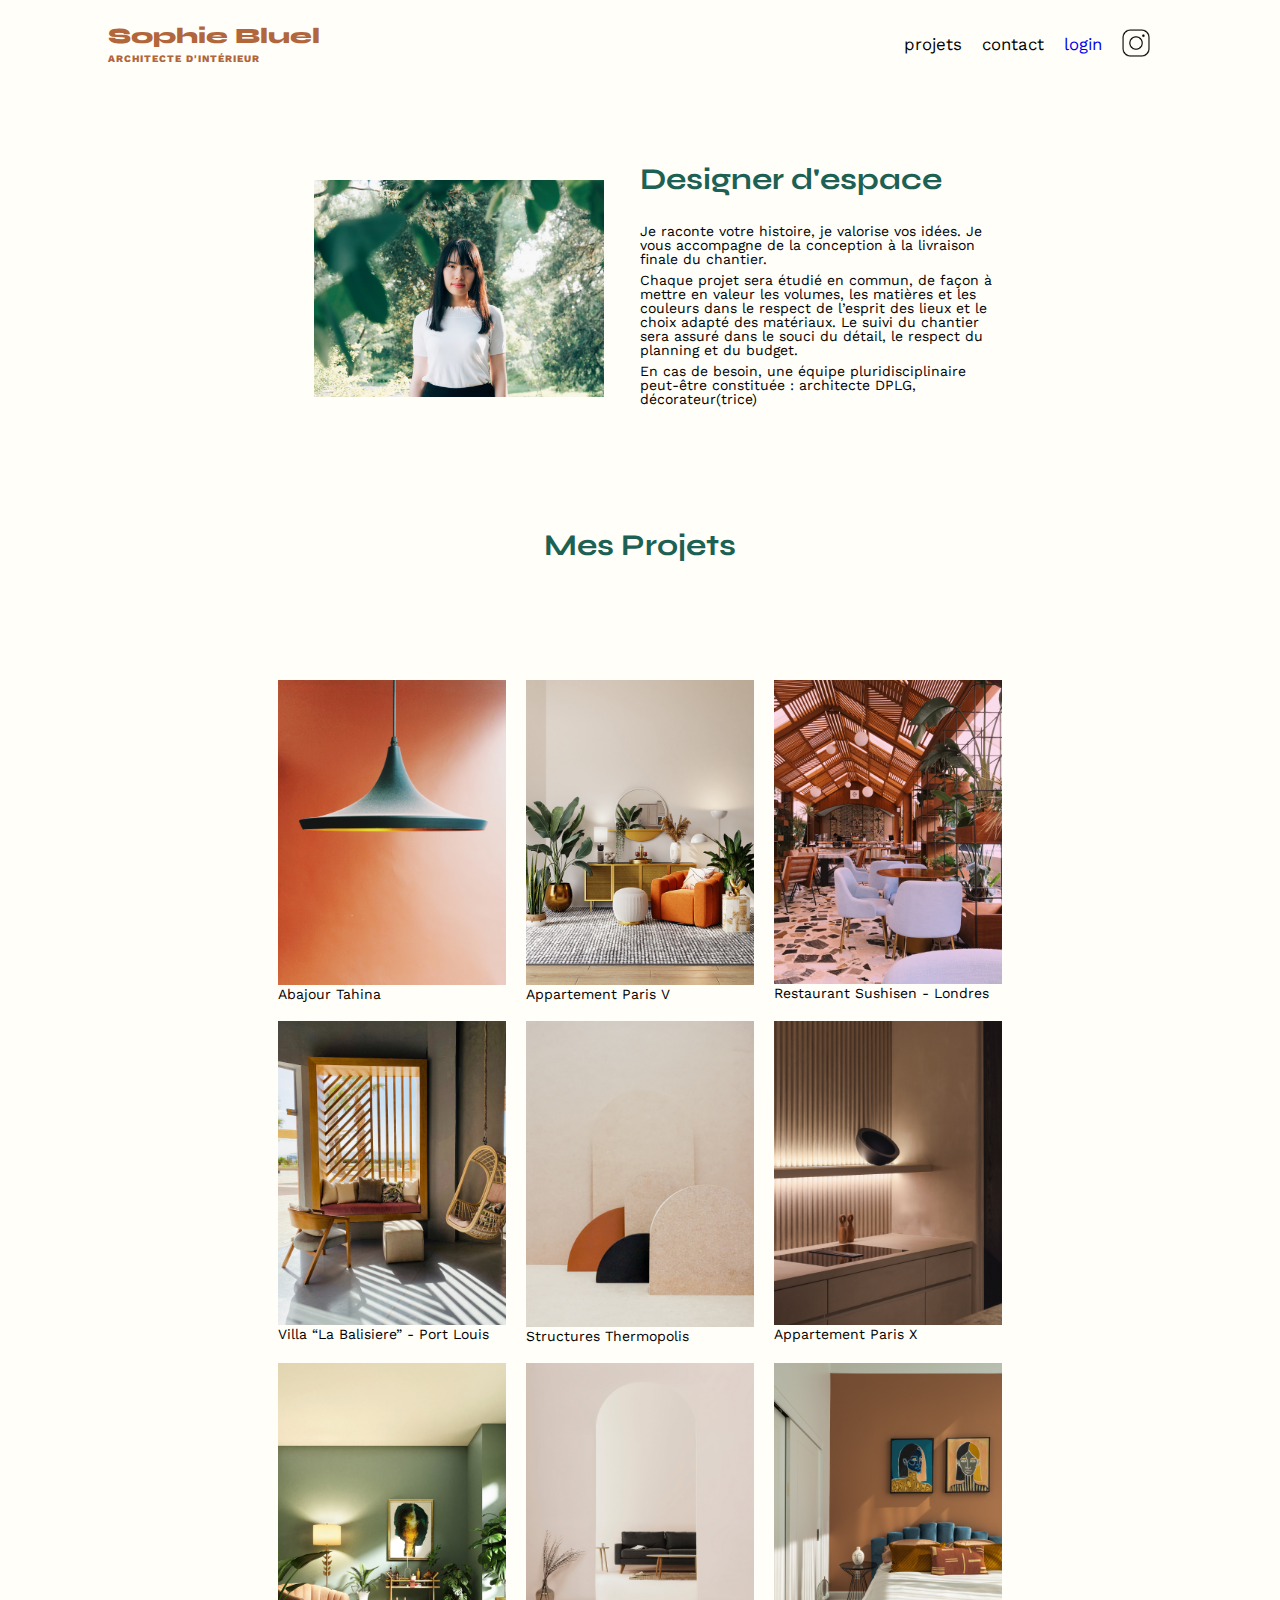
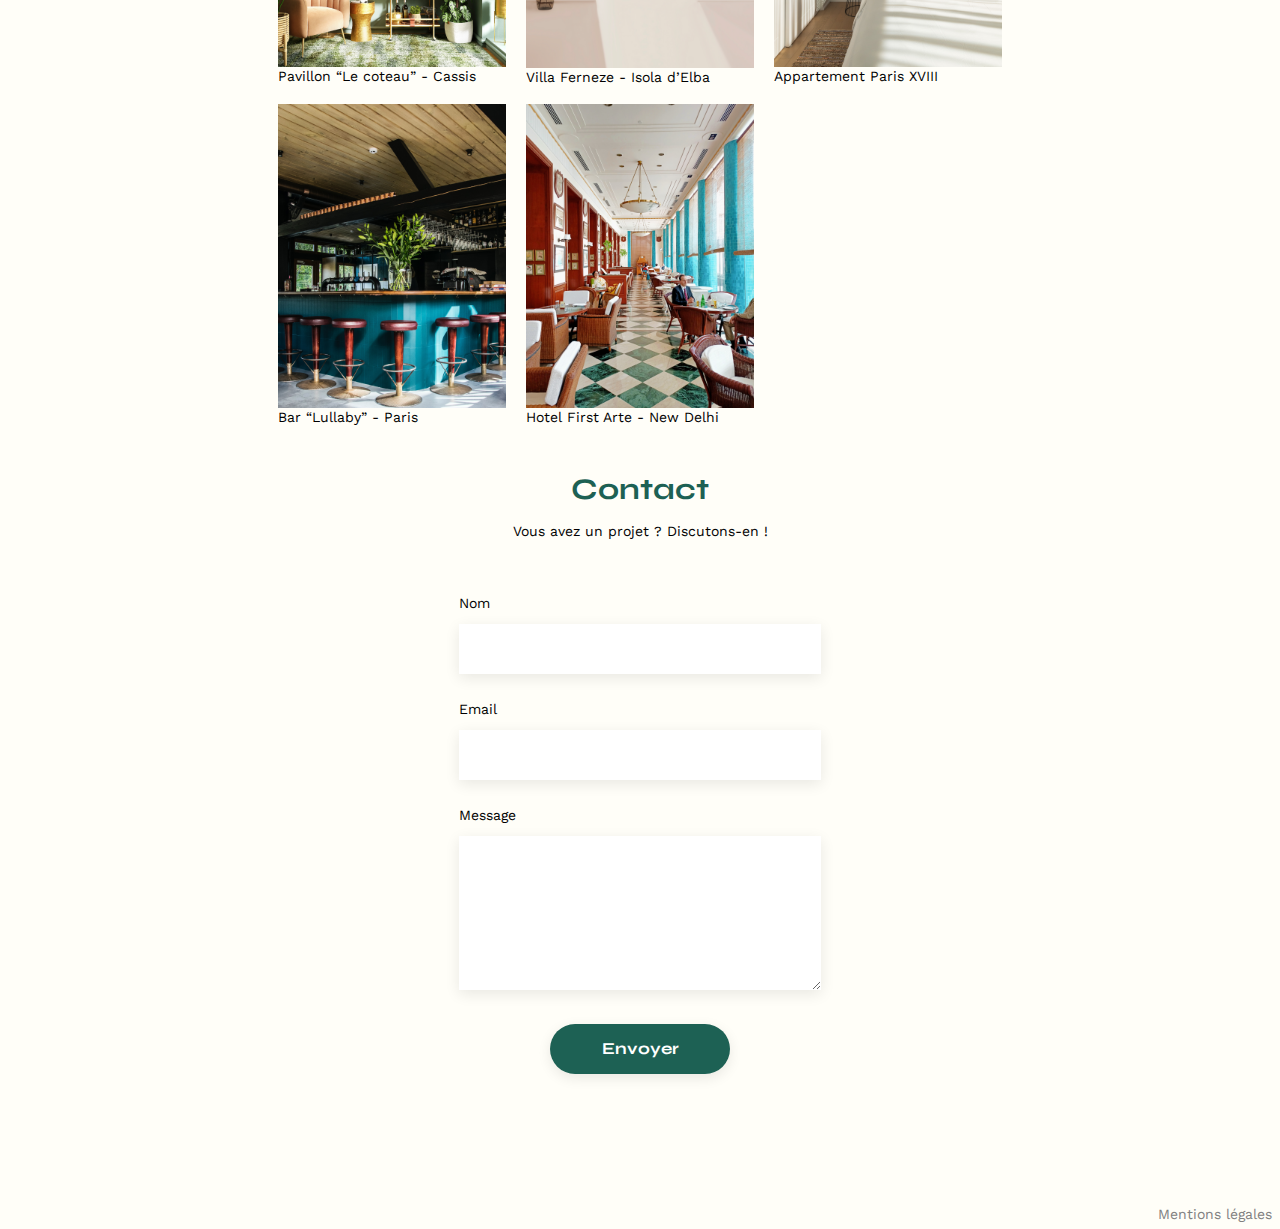
<file: FrontEnd/index.html>
<!DOCTYPE html>
<html lang="fr">
  <head>
    <meta charset="UTF-8" />
    <title>Sophie Bluel - Architecte d'intérieur</title>
    <meta name="viewport" content="width=device-width, initial-scale=1.0" />
    <link rel="preconnect" href="https://fonts.googleapis.com" />
    <link rel="preconnect" href="https://fonts.gstatic.com" crossorigin />
    <link
      href="https://fonts.googleapis.com/css2?family=Syne:wght@700;800&family=Work+Sans&display=swap"
      rel="stylesheet"
    />
    <meta name="description" content="" />
    <link
      rel="stylesheet"
      href="https://cdnjs.cloudflare.com/ajax/libs/font-awesome/6.2.1/css/all.min.css"
      integrity="sha512-MV7K8+y+gLIBoVD59lQIYicR65iaqukzvf/nwasF0nqhPay5w/9lJmVM2hMDcnK1OnMGCdVK+iQrJ7lzPJQd1w=="
      crossorigin="anonymous"
      referrerpolicy="no-referrer"
    />
    <link rel="stylesheet" href="./assets/style.css" />
    <link rel="stylesheet" href="./assets/modale.css" />
    <script type="module" src="./script2.js" defer></script>
    <script src="./modale/modale.js" defer></script>
    <script src="./login/login.js" defer></script>
  </head>

  <body>
    <header class="bandeau-noir">
      <i class="fa-solid fa-pen-to-square" style="color: #fafafa"></i>

      <div class="edition">Mode Edition</div>
    </header>
    <nav>
      <h1>Sophie Bluel <span>Architecte d'intérieur</span></h1>
      <ul>
        <li>projets</li>
        <li>contact</li>
        <li class="lien-login"><a href="./login/login.html">login</a></li>
        <li class="lien-logout"><a href="#">logout</a></li>
        <li><img src="./assets/icons/instagram.png" alt="Instagram" /></li>
      </ul>
    </nav>
    <main>
      <section id="introduction">
        <figure>
          <img src="./assets/images/sophie-bluel.png" alt="" />
        </figure>
        <article>
          <h2>Designer d'espace</h2>
          <p>
            Je raconte votre histoire, je valorise vos idées. Je vous accompagne
            de la conception à la livraison finale du chantier.
          </p>
          <p>
            Chaque projet sera étudié en commun, de façon à mettre en valeur les
            volumes, les matières et les couleurs dans le respect de l’esprit
            des lieux et le choix adapté des matériaux. Le suivi du chantier
            sera assuré dans le souci du détail, le respect du planning et du
            budget.
          </p>
          <p>
            En cas de besoin, une équipe pluridisciplinaire peut-être constituée
            : architecte DPLG, décorateur(trice)
          </p>
        </article>
      </section>
      <section id="portfolio">
        <div class="mes-projets">
          <h2>Mes Projets</h2>
          <div class="modifier">
            <!--event listener sur js-->
            <i class="fa-regular fa-pen-to-square"></i>
            <p class="p-modifier">modifier</p>
          </div>
        </div>
        <div class="menu-categories"></div>
        <div class="gallery">
          <figure>
            <img src="assets/images/abajour-tahina.png" alt="Abajour Tahina" />
            <figcaption>Abajour Tahina</figcaption>
          </figure>

          <figure>
            <img
              src="assets/images/appartement-paris-v.png"
              alt="Appartement Paris V"
            />
            <figcaption>Appartement Paris V</figcaption>
          </figure>
          <figure>
            <img
              src="assets/images/restaurant-sushisen-londres.png"
              alt="Restaurant Sushisen - Londres"
            />
            <figcaption>Restaurant Sushisen - Londres</figcaption>
          </figure>
          <figure>
            <img
              src="assets/images/la-balisiere.png"
              alt="Villa “La Balisiere” - Port Louis"
            />
            <figcaption>Villa “La Balisiere” - Port Louis</figcaption>
          </figure>
          <figure>
            <img
              src="assets/images/structures-thermopolis.png"
              alt="Structures Thermopolis"
            />
            <figcaption>Structures Thermopolis</figcaption>
          </figure>
          <figure>
            <img
              src="assets/images/appartement-paris-x.png"
              alt="Appartement Paris X"
            />
            <figcaption>Appartement Paris X</figcaption>
          </figure>
          <figure>
            <img
              src="assets/images/le-coteau-cassis.png"
              alt="Pavillon “Le coteau” - Cassis"
            />
            <figcaption>Pavillon “Le coteau” - Cassis</figcaption>
          </figure>
          <figure>
            <img
              src="assets/images/villa-ferneze.png"
              alt="Villa Ferneze - Isola d’Elba"
            />
            <figcaption>Villa Ferneze - Isola d’Elba</figcaption>
          </figure>
          <figure>
            <img
              src="assets/images/appartement-paris-xviii.png"
              alt="Appartement Paris XVIII"
            />
            <figcaption>Appartement Paris XVIII</figcaption>
          </figure>
          <figure>
            <img
              src="assets/images/bar-lullaby-paris.png"
              alt="Bar “Lullaby” - Paris"
            />
            <figcaption>Bar “Lullaby” - Paris</figcaption>
          </figure>
          <figure>
            <img
              src="assets/images/hotel-first-arte-new-delhi.png"
              alt="Hotel First Arte - New Delhi"
            />
            <figcaption>Hotel First Arte - New Delhi</figcaption>
          </figure>
        </div>
      </section>
      <section id="contact">
        <h2>Contact</h2>
        <p>Vous avez un projet ? Discutons-en !</p>
        <form action="#" method="post">
          <label for="name">Nom</label>
          <input type="text" name="name" id="name" />
          <label for="email">Email</label>
          <input type="email" name="email" id="email" />
          <label for="message">Message</label>
          <textarea name="message" id="message" cols="30" rows="10"></textarea>
          <input type="submit" value="Envoyer" />
        </form>
      </section>
    </main>
    <footer>
      <a href="" target="_blank" class="footer-content">
        <p class="footer-txt">Mentions légales</p>
      </a>
    </footer>

    <!-- overlay pour obscurcir le fond-->
    <div id="overlay" class="overlay inactive"></div>
    <!-- Modale Galerie photo (modale.html) -->

    <aside
      id="modal1"
      class="modal inactive"
      aria-hidden="true"
      role="dialog"
      aria-labelledby="title-modal1"
    >
      <div class="modal-wrapper js-modal-stop">
        <div class="close-cross cross-modale1">
          <button class="js-modal-close">
            <i class="fa-solid fa-xmark"></i>
          </button>
        </div>
        <!-- ajoute le contenu -->

        <h3 id="title-modal1">Galerie photo</h3>
        <!--recupérer images dans la gallery-->
        <div class="gallery-modale">
          <!-- Les images vont s'afficher ici via javascript -->
        </div>

        <hr />

        <div class="ajout-photo">
          <a href="#modale2" class="js-modal" style="color: white"
            >Ajouter une photo</a
          >
        </div>
      </div>
    </aside>

    <!-- Modale Ajouter photo (modale2.html) -->
    <aside
      id="modale2"
      class="modal inactive"
      aria-hidden=""
      role="dialog"
      aria-labelledby="title-modal2"
    >
      <div class="modal-wrapper js-modal-stop">
        <div class="button-wrapper">
          <div class="arrow">
            <i class="fa-solid fa-arrow-left"></i>
          </div>
          <div class="close-cross cross-modale2">
            <button class="js-modal-close">
              <i class="fa-solid fa-xmark"></i>
            </button>
          </div>
        </div>

        <div class="body-modale2">
          <h3 id="title-modal2">Ajout photo</h3>

          <!-- Section pour l'ajout de fichier -->
          <div class="fond-bleu">
            <label for="fichier" class="rajout-photo">
              <i class="fa-regular fa-image"></i>
              <p class="p-rajout-photo">+ Ajouter photo</p>
            </label>
            <input
              type="file"
              id="fichier"
              accept="image/png, image/jpeg"
              required
              style="display: none"
            />
            <p class="jpg">jpg. png : 4mo max</p>
          </div>

          <!-- Champ de titre -->
          <div class="main-title">Titre</div>
          <input
            class="titre"
            id="titre"
            type="text"
            placeholder="Titre"
            required
          />

          <!-- Menu déroulant pour les catégories -->
          <div class="main-title">Catégorie</div>
          <select class="categorie" name="categorie" required>
            <option value="">Choix de la catégorie</option>
            <!-- Options générées dynamiquement -->
          </select>

          <!-- Ligne de séparation -->
          <hr />

          <!-- Bouton de validation -->
          <div class="validation">
            <button type="button" class="valider">Valider</button>
          </div>
        </div>

        <div class="galerie"></div>
      </div>
    </aside>
  </body>
</html>
</file>
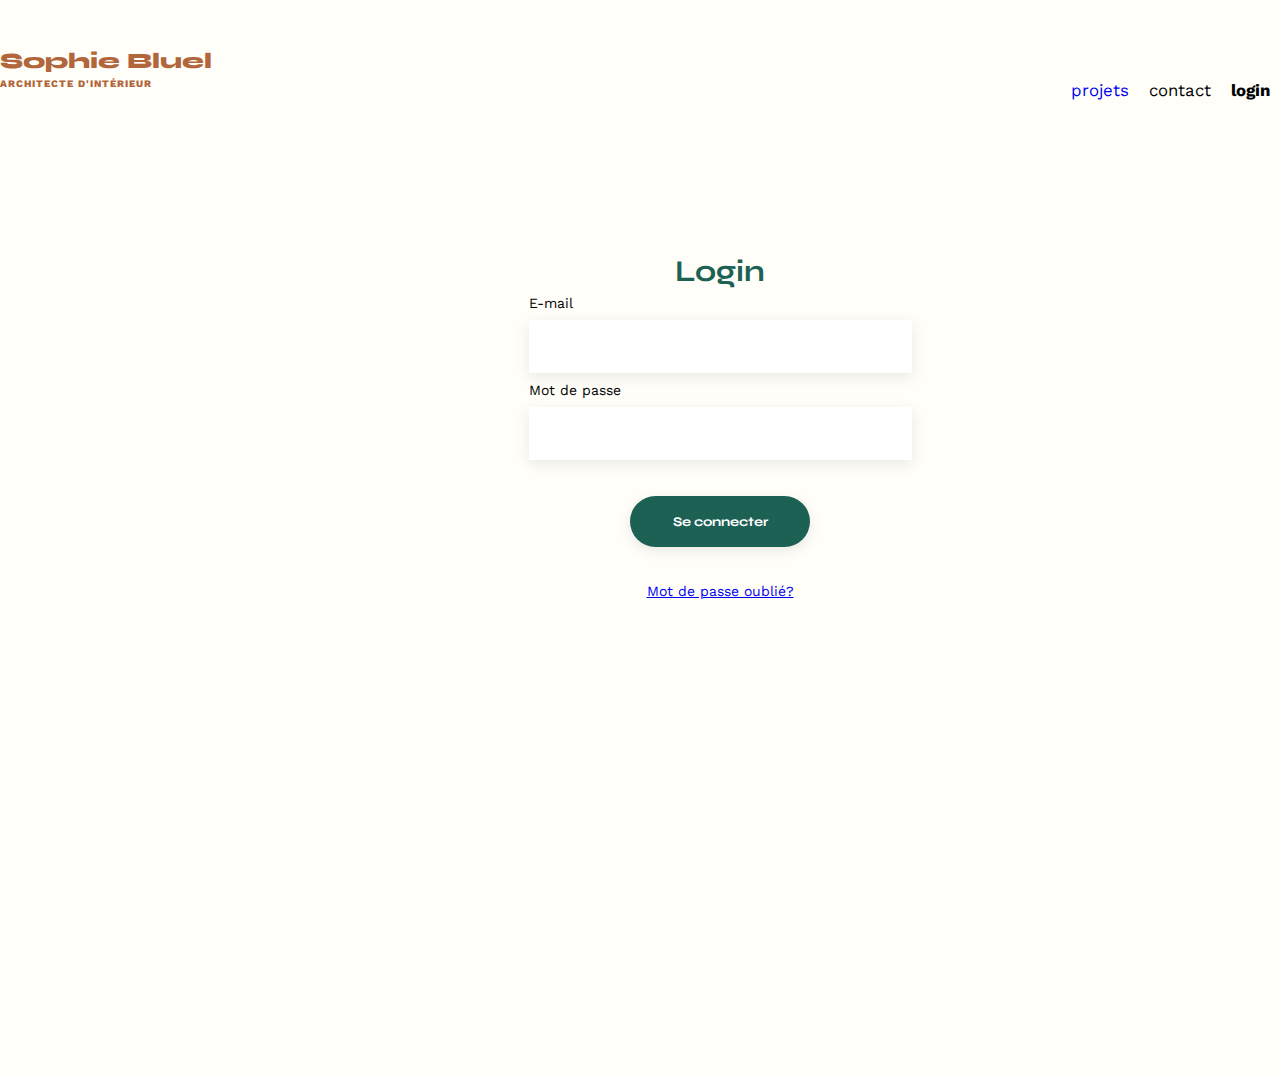
<file: FrontEnd/login/login.html>
<!DOCTYPE html>
<html lang="fr">
  <head>
    <meta charset="UTF-8" />
    <title>Sophie Bluel - Architecte d'intérieur</title>
    <meta name="viewport" content="width=device-width, initial-scale=1.0" />
    <link rel="preconnect" href="https://fonts.googleapis.com" />
    <link rel="preconnect" href="https://fonts.gstatic.com" crossorigin />
    <link
      href="https://fonts.googleapis.com/css2?family=Syne:wght@700;800&family=Work+Sans&display=swap"
      rel="stylesheet"
    />
    <meta name="description" content="" />
    <link
      rel="stylesheet"
      href="https://cdnjs.cloudflare.com/ajax/libs/font-awesome/6.2.1/css/all.min.css"
      integrity="sha512-MV7K8+y+gLIBoVD59lQIYicR65iaqukzvf/nwasF0nqhPay5w/9lJmVM2hMDcnK1OnMGCdVK+iQrJ7lzPJQd1w=="
      crossorigin="anonymous"
      referrerpolicy="no-referrer"
    />
    <link rel="stylesheet" href="../assets/style.css" />
    <link rel="stylesheet" href="./login.css" />
    <script type="module" src="./login.js" defer></script>
  </head>
  <body>
    <header>
      <h1>Sophie Bluel <span>Architecte d'intérieur</span></h1>
      <nav>
        <ul>
          <li></li>
          <li><a href="../index.html">projets</a></li>
          <li>contact</li>
          <li>
            <a href="./login.html" style="font-weight: bold; color: black"
              >login</a
            >
          </li>
          <li><img src="../assets/icons/instagram.png" alt="Instagram" /></li>
        </ul>
      </nav>
    </header>
    <main>
      <form class="login-form">
        <h2>Login</h2>

        <label for="mail">E-mail</label>
        <input id="mail" name="mail" type="email" required />

        <label for="password">Mot de passe</label>
        <input id="password" name="pwd" type="password" required />

        <div class="error-message" style="display: none"></div>

        <input class="button-envoi" type="submit" value="Se connecter" />
        <a class="forget" href="#">Mot de passe oublié?</a>
      </form>
    </main>
    <footer>
      <a href="" target="_blank" class="footer-content"
        ><p class="footer-txt">Mentions légales</p>
      </a>
    </footer>
    <script src=""></script>
  </body>
</html>
</file>
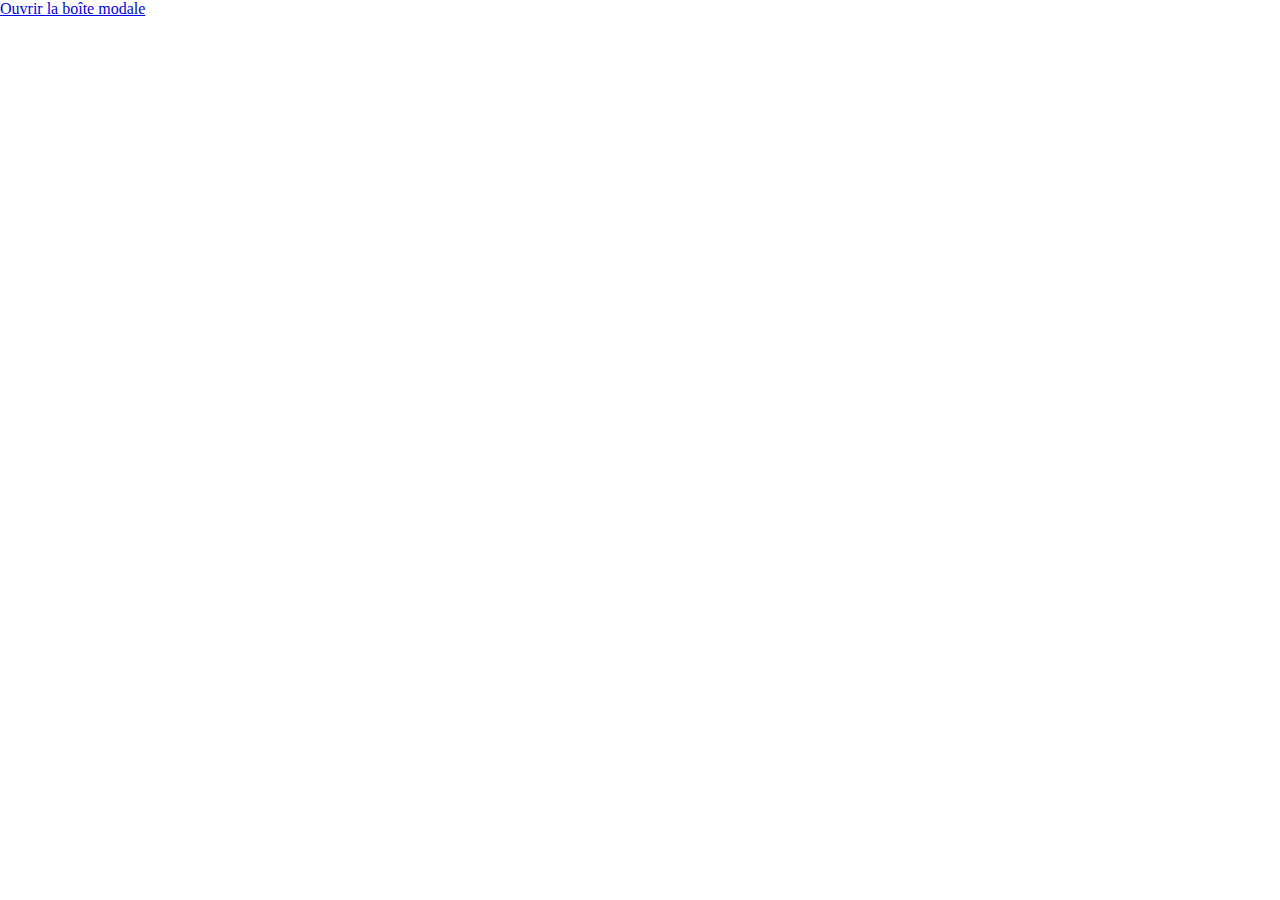
<file: FrontEnd/login/modale/modale.html>
<!DOCTYPE html>
<html lang="fr">
  <head>
    <meta charset="UTF-8" />
    <title>Modale Sophie Bluel</title>
    <meta name="viewport" content="width=device-width, initial-scale=1.0" />
    <link rel="preconnect" href="https://fonts.googleapis.com" />
    <link rel="preconnect" href="https://fonts.gstatic.com" crossorigin />
    <link
      href="https://fonts.googleapis.com/css2?family=Syne:wght@700;800&family=Work+Sans&display=swap"
      rel="stylesheet"
    />
    <meta name="description" content="" />

    <link rel="stylesheet" href="./modale.css" />
    <script src="./modale.js" defer></script>
  </head>
  <body>
    <a href="#modal1" class="js-modal">Ouvrir la boîte modale</a>

    <aside
      id="modal1"
      class="modal1"
      aria-hidden="true"
      role="dialog"
      aria-labelledby="title modal1"
      style="display: none"
    >
      <div class="modal-wrapper js-modal-stop">
        <button class="js-modal-close">Fermer la boîte modale</button>
        <! --ajoute le contenu -->
        <input type="text" />
        <h1 id="title-modal1">Galerie photo</h1>
        <input type="text" />
      </div>
    </aside>
  </body>
</html>
</file>
<file: FrontEnd/assets/modale.css>
html {
  margin: 0;
  padding: 0;
}

* {
  box-sizing: border-box;
}

.modal1 {
  position: fixed;
  display: flex;
  align-items: center;
  justify-content: center;
  top: 0;
  left: 0;
  width: 100%;
  height: 100%;
  background: rgba(0, 0, 0, 0.8);
}

#modale2 {
  background-color: #ffffff;
}

.modal-wrapper {
  overflow: auto;
  width: 600px;
  max-width: calc(100vm - 20px);
  max-height: calc(100vh - 20px);
  padding: 20px;
  background-color: #fff;
  border-radius: 30px;
}

.button-wrapper {
  display: flex;
  justify-content: space-between;
}

.button-wrapper i::before {
  color: #000000;
}

.js-modal-close {
  border: none;
  background-color: #fff;
  font-size: larger;
}

.close-cross {
  display: flex;
  justify-content: flex-end;
  font-size: larger;
}

.js-modal-close i.fa-xmark {
  color: #000000;
  font-weight: bold;
  padding-right: 0;
}

.close-cross .js-modal-close {
  background-color: #ffffff;
}

.arrow i.fa-arrow-left {
  font-weight: bold;
  font-size: x-large;
}

#title-modal1,
#title-modal2 {
  display: flex;
  justify-content: center;
  font-size: x-large;
  padding-bottom: 40px;
}

.ajout-photo {
  display: flex;
  justify-content: center;
  font-size: 18px;
  border-radius: 60px;
  padding: 7px 25px 7px 25px;
  background-color: #1d6154;
  color: white;
  font-family: Syne;
  padding-left: 40px;
  padding-right: 40px;
  margin-left: 120px;
  margin-right: 130px;
  margin-top: 50px;
  margin-bottom: 50px;
}

.before {
  content: "";
  width: 50px;
  height: 2px;
  display: flex;
  background-color: #99e2d0;
  margin-bottom: 5px;
  padding-bottom: 50px;
}

a {
  text-decoration: none;
}

i.fa-regular.fa-image {
  width: 100%;
  display: flex;
  font-size: xxx-large;
  color: #c5c3c3;
  justify-content: center;
  position: relative;
  bottom: 40px;
}

.p-rajout-photo {
  display: flex;
  justify-content: center;
  background-color: #e2e2e2;
  font-size: 18px;
  border-radius: 60px;
  padding: 7px 25px 7px 25px;
  margin-left: 130px;
  margin-right: 130px;
  margin-bottom: 10px;
  color: #306685;
}

.jpg {
  display: flex;
  justify-content: center;
  color: grey;
  font-size: x-small;
}

.fond-bleu {
  background-color: #e8f1f6;
  padding-top: 25px;
  padding-bottom: 15px;
  box-shadow: rgba(13, 14, 15, 0.23) 0px 6px 10px;
  margin-bottom: 50px;
  padding-bottom: 50px;
  padding-top: 50px;
}

.fond-bleu label {
  cursor: pointer;
}

.fond-bleu img {
  width: 40%;
  max-height: 180px;
  object-fit: cover; /* L'image remplit la zone sans se déformer */
  position: absolute;
  top: 119px;
  left: 180px;
}

.titre,
.categorie {
  border: none;
  box-shadow: rgba(16, 17, 19, 0.23) 0px 3px 10px;
  margin-bottom: 30px;
  font-family: Work Sans;
  width: 100%;
  height: 50px;
}

.main-title {
  margin-bottom: 15px;
}

.validation {
  display: flex;
  justify-content: center;
}

.valider {
  background-color: #a7a7a7;
  font-size: 18px;
  border: none;
  border-radius: 60px;
  color: white;
  font-family: Syne;
  font-size: medium;
  padding-left: 80px;
  padding-right: 80px;
  margin-top: 30px;
  margin-bottom: 30px;
}

.inactive {
  display: none;
}

.gallery-modale {
  display: flex;
  flex-wrap: wrap;
  gap: 10px;
  margin-bottom: 50px;
  margin-left: 50px;
  margin-right: 50px;
}

.gallery-modale figure {
  width: 18%;
  position: relative; /* Positionner la figure en conteneur pour les éléments absolus */
}

.gallery-modale img {
  width: 100%;
  height: auto;
  display: block;
}

.icon-poubelle {
  position: absolute;
  top: 5px;
  right: 5px;
  width: 17px !important;
  height: 17px !important;
  cursor: pointer;
  z-index: 1;
}
.body-modale2 {
  margin-left: 50px;
  margin-right: 50px;
}
</file>
<file: FrontEnd/login/login.css>
body {
  width: 1440px;
  height: 1024px;
  margin: auto;
  font-family: "Work Sans";
  font-size: 14px;
}
header {
  display: flex;
  justify-content: space-between;
  margin: 50px 0;
}

main,
.forget {
  display: flex;
  justify-content: center;
}

.forget {
  display: flex;
  justify-content: center;
  text-decoration: underline;
}
section {
  margin: 50px 0;
}

h1 {
  display: flex;
  flex-direction: column;
  font-family: "Syne";
  font-size: 22px;
  font-weight: 800;
  color: #b1663c;
}

h1 > span {
  font-family: "Work Sans";
  font-size: 10px;
  letter-spacing: 0.1em;
  text-transform: uppercase;
  padding-top: 7px;
}

nav.a-login {
  font-weight: bold;
  color: black;
}

h2 {
  text-align: center;
}
input {
  width: 379px;
  height: 51px;
  border: none;
  box-shadow: 0px 4px 14px rgba(0, 0, 0, 0.09);
}

.login-form {
  display: flex;
  flex-direction: column;
  gap: 10px;
}

.footer-txt {
  color: grey;
  display: flex;
  align-items: flex-end;
  flex-direction: column;
  padding-top: 100px;
}
</file>
<file: FrontEnd/login/modale/modale.css>
body,
html {
  margin: 0;
  padding: 0;
}

* {
  box-sizing: border-box;
}
/* on voit bien les éléments qui sont focus*/
*:focus {
  box-shadow: 0 0 10px blue;
}
.modal1 {
  position: fixed;
  display: flex;
  align-items: center;
  justify-content: center;
  top: 0;
  left: 0;
  width: 100%;
  height: 100%;
  background: rgba(0, 0, 0, 0.8);
}

.modal-wrapper {
  overflow: auto;
  width: 600px;
  max-width: calc(100vm - 20px);
  max-height: calc(100vh - 20px);
  padding: 20px;
  background-color: #fff;
}
</file>
<file: FrontEnd/assets/style.css>
/* http://meyerweb.com/eric/tools/css/reset/
   v2.0 | 20110126
   License: none (public domain)
*/

html,
div,
span,
applet,
object,
iframe,
h1,
h2,
h3,
h4,
h5,
h6,
p,
blockquote,
pre,
a,
abbr,
acronym,
address,
big,
cite,
code,
del,
dfn,
em,
img,
ins,
kbd,
q,
s,
samp,
small,
strike,
strong,
sub,
sup,
tt,
var,
b,
u,
center,
dl,
dt,
dd,
ol,
ul,
li,
fieldset,
form,
label,
legend,
table,
caption,
tbody,
tfoot,
thead,
tr,
th,
td,
article,
aside,
canvas,
details,
embed,
figure,
figcaption,
footer,
header,
hgroup,
menu,
output,
ruby,
section,
summary,
time,
mark,
audio,
video {
  margin: 0;
  padding: 0;
  border: 0;
  font-size: 100%;
  font: inherit;
  vertical-align: baseline;
  text-decoration: none;
}

/* HTML5 display-role reset for older browsers */

article,
aside,
details,
figcaption,
figure,
footer,
header,
hgroup,
menu,
nav,
section {
  display: block;
}

body {
  line-height: 1;
}

ol,
ul {
  list-style: none;
}

blockquote,
q {
  quotes: none;
}

blockquote:before,
blockquote:after,
q:before,
q:after {
  content: "";
  content: none;
}

table {
  border-collapse: collapse;
  border-spacing: 0;
}

/** end reset css**/
main {
  margin-left: 270px;
  margin-right: 270px;
}

body {
  font-family: "Work Sans";
  font-size: 14px;
  background-color: #fffef8;
}

.bandeau-noir {
  display: flex;
  justify-content: center;
  margin-bottom: 5px;
  background-color: black;
}

section {
  margin: 50px 0;
}

h1 {
  display: flex;
  flex-direction: column;
  font-family: "Syne";
  font-size: 22px;
  font-weight: 800;
  color: #b1663c;
  background-color: #fffef8;
}

h1 > span {
  font-family: "Work Sans";
  font-size: 10px;
  letter-spacing: 0.1em;
  text-transform: uppercase;
  padding-top: 7px;
  background-color: #fffef8;
}

h2 {
  font-family: "Syne";
  font-weight: 700;
  font-size: 30px;
  color: #1d6154;
}

button {
  display: flex;
  font-size: 18px;
  border-radius: 60px;
  border: 1px solid #1d6154;
  padding: 7px 25px 7px 25px;
  margin-right: 10px;
  color: #1d6154;
  font-family: Syne;
  background-color: white; /* Fond blanc par défaut */
}

button:hover {
  background-color: #1d6154;
  color: white;
}

/* Style par défaut pour le bouton "Tous" (active) */
button.active {
  background-color: #1d6154; /* Fond vert */
  color: white; /* Texte blanc */
}

.modifier {
  display: flex;
}
.p-modifier {
  padding-top: 15px;
  padding-left: 5px;
}
nav {
  display: flex;
  justify-content: space-between;
  margin-top: 25px;
  margin-bottom: 100px;
  margin-left: 100px;
  margin-right: 100px;
}

nav ul {
  display: flex;
  align-items: center;
  list-style-type: none;
}

nav li {
  padding: 0 10px;
  font-size: 1.2em;
}

li:hover {
  color: #b1663c;
}

#introduction {
  display: flex;
  align-items: center;
}

#introduction figure {
  flex: 1;
}

#introduction img {
  display: block;
  margin: auto;
  width: 80%;
}

#introduction article {
  flex: 1;
}

#introduction h2 {
  margin-bottom: 1em;
}

#introduction p {
  margin-bottom: 0.5em;
}

#portfolio h2 {
  text-align: center;
  margin-bottom: 1em;
  padding-top: 7px;
}

.gallery {
  width: 100%;
  display: grid;
  grid-template-columns: 1fr 1fr 1fr;
  grid-column-gap: 20px;
  grid-row-gap: 20px;
}

.gallery img {
  width: 100%;
}

#contact {
  width: 50%;
  margin: auto;
}

#contact > * {
  text-align: center;
}

#contact h2 {
  margin-bottom: 20px;
}

#contact form {
  text-align: left;
  margin-top: 30px;
  display: flex;
  flex-direction: column;
}

#contact input {
  height: 50px;
  font-size: 1.2em;
  border: none;
  box-shadow: 0px 4px 14px rgba(0, 0, 0, 0.09);
}

#contact label {
  margin: 2em 0 1em 0;
}

#contact textarea {
  border: none;
  box-shadow: 0px 4px 14px rgba(0, 0, 0, 0.09);
}

input[type="submit"] {
  font-family: "Syne";
  font-weight: 700;
  color: white;
  background-color: #1d6154;
  margin: 2em auto;
  width: 180px;
  text-align: center;
  border-radius: 60px;
}

.footer-txt {
  color: grey;
  display: flex;
  align-items: flex-end;
  flex-direction: column;
  padding-top: 100px;
}

li img {
  width: 70%;
}

.inactive {
  display: none !important;
}

.active {
  display: block !important;
}

.fa-solid {
  display: flex;
  color: #fafafa;
  align-items: center;
  padding-right: 10px;
  font-weight: lighter;
}

.fa-regular {
  padding-bottom: 15px;
  padding-top: 15px;
  width: 20px;
  height: 20px;
}

.edition {
  color: white;
  padding-bottom: 15px;
  padding-top: 15px;
}

.menu-categories {
  display: flex;
  justify-content: center;
  padding: 40px;
  margin-bottom: 10px;
}

.mes-projets {
  display: flex;
  justify-content: center;
  gap: 35px;
  padding-top: 60px;
}

.lien-modale1 {
  display: flex;
  align-items: center;
  margin-bottom: 25px;
  padding-bottom: 10px;
  gap: 5px;
}

/*css overlay*/

.overlay {
  display: none;
  position: fixed;
  top: 0;
  left: 0;
  width: 100%;
  height: 100%;
  background: rgba(0, 0, 0, 0.5);
  /* Effet obscurcissant */
  z-index: 10;
}

.modal {
  display: none;
  position: fixed;
  top: 50%;
  left: 50%;
  transform: translate(-50%, -50%);
  z-index: 20;
  /* Doit être au-dessus de l'overlay */
  border-radius: 30px;
}
</file>
